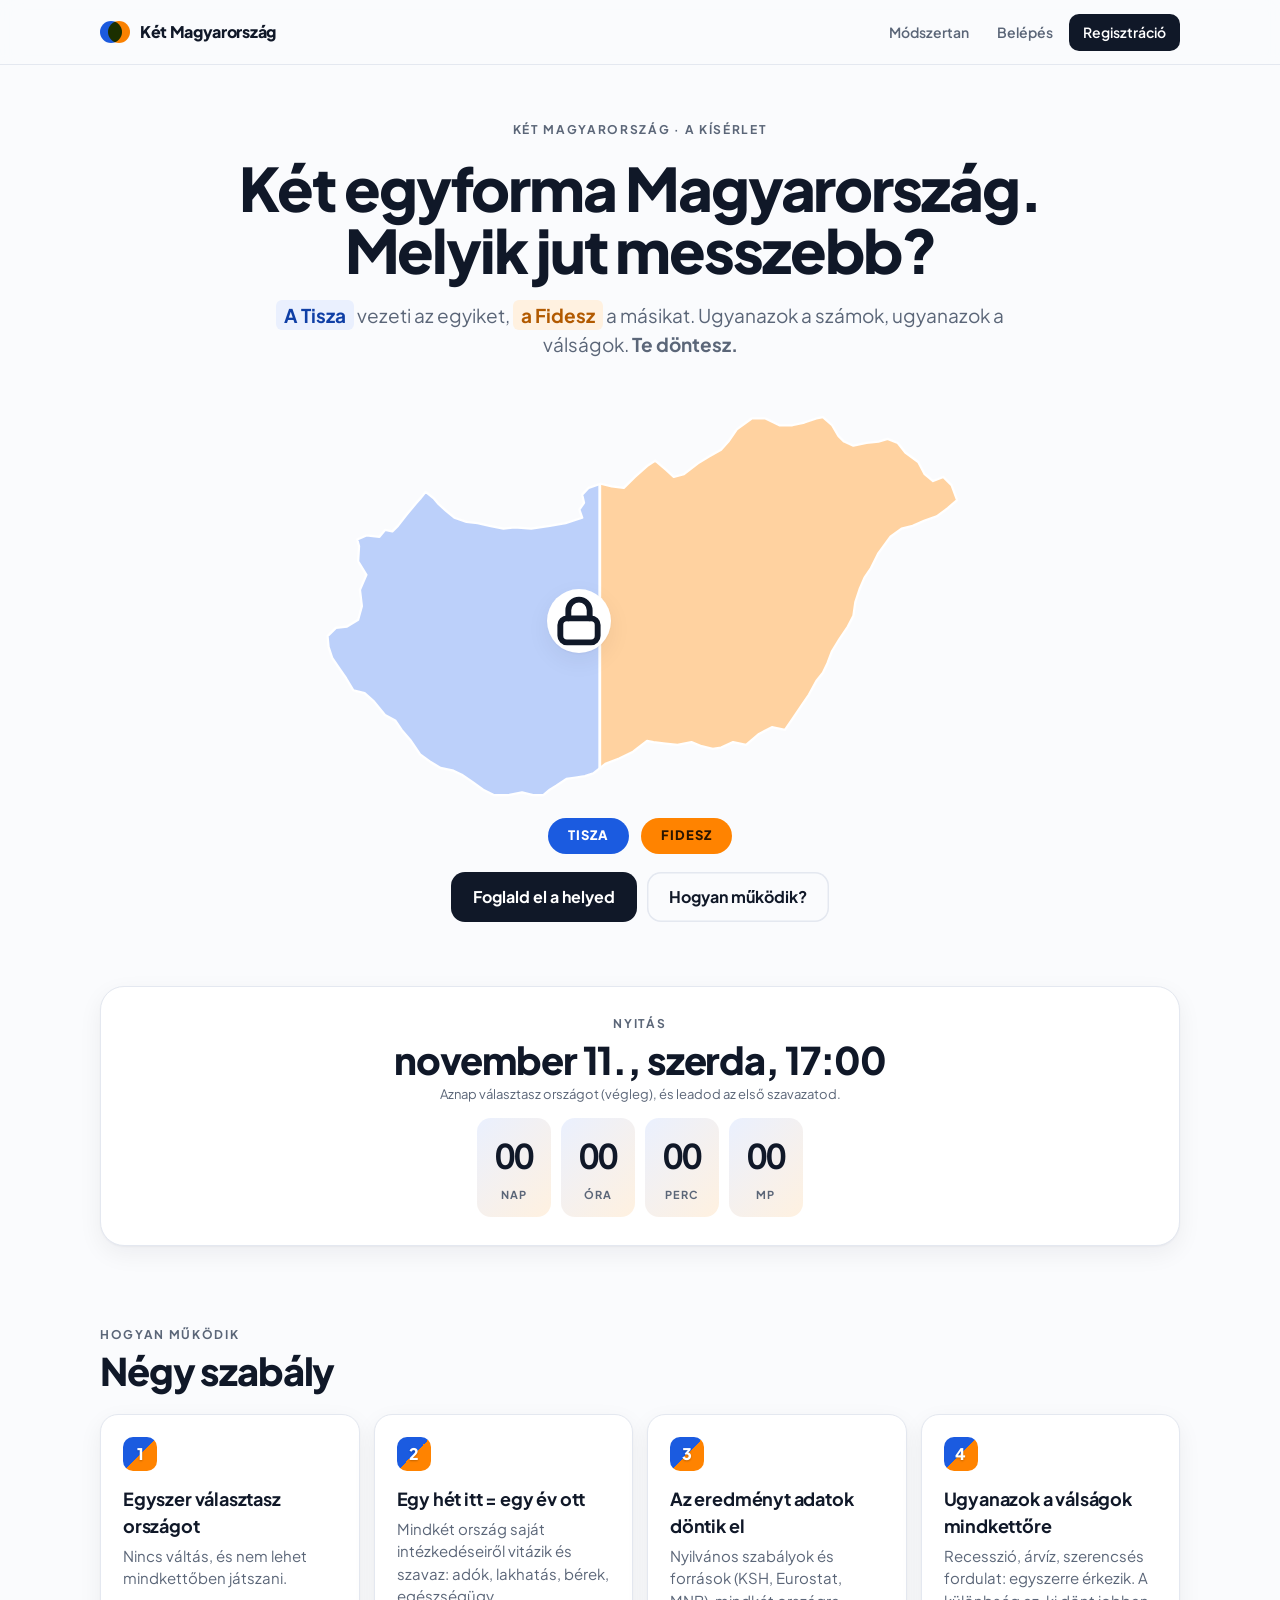
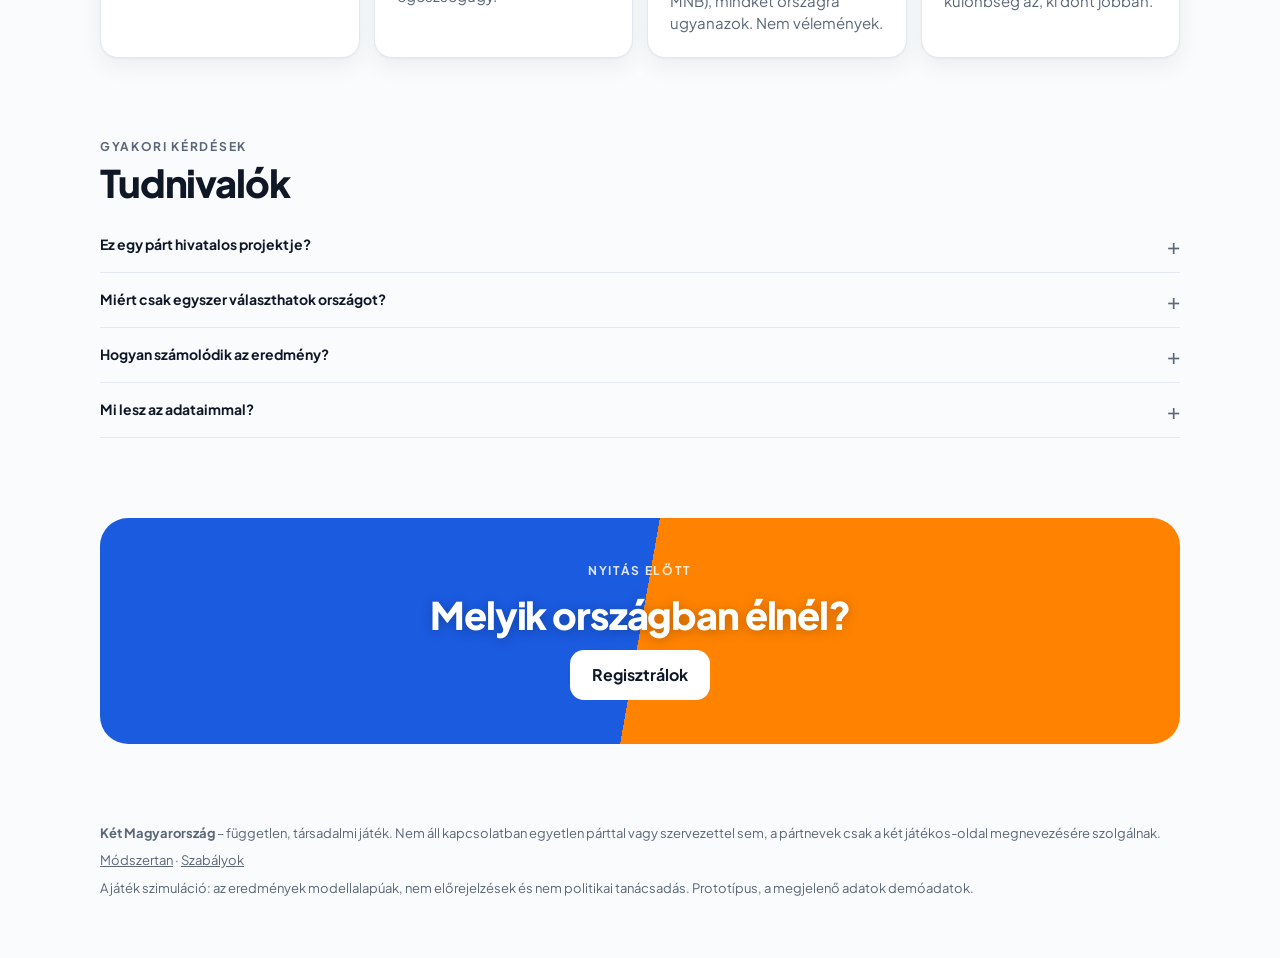
<file: demo/index.html>
<!doctype html>
<html lang="hu">
<head>
  <meta charset="utf-8">
  <meta name="viewport" content="width=device-width, initial-scale=1">
  <title>Két Magyarország – demó</title>
  <meta name="robots" content="noindex, nofollow">
  <meta name="description" content="Két egyforma Magyarország. Az egyiket a Tisza vezeti, a másikat a Fidesz. Melyik jut messzebb? Te döntesz.">
  <link rel="preconnect" href="https://fonts.googleapis.com">
  <link rel="preconnect" href="https://fonts.gstatic.com" crossorigin>
  <link href="https://fonts.googleapis.com/css2?family=Plus+Jakarta+Sans:wght@400;600;700;800&display=swap" rel="stylesheet">
  <link rel="stylesheet" href="styles.css?v=demo4">
  <link rel="manifest" href="manifest.json">
  <meta name="theme-color" content="#1b5be0">
  <meta name="apple-mobile-web-app-capable" content="yes">
</head>
<body>
  <header class="top"><div class="wrap">
    <a class="logo" href="#/"><i></i>Két Magyarország</a>
    <nav class="nav" id="nav" aria-label="Főmenü"></nav>
  </div></header>
  <main id="view"></main>
  <nav id="tabbar" class="tabbar" aria-label="Alkalmazás menü" hidden></nav>
  <footer><div class="wrap">
    <div><strong>Két Magyarország</strong> – független, társadalmi játék. Nem áll kapcsolatban egyetlen párttal vagy szervezettel sem, a pártnevek csak a két játékos-oldal megnevezésére szolgálnak.</div>
    <div><a href="#/modszertan">Módszertan</a> · <a href="#/szabalyok">Szabályok</a></div>
    <div>A játék szimuláció: az eredmények modellalapúak, nem előrejelzések és nem politikai tanácsadás. Prototípus, a megjelenő adatok demóadatok.</div>
  </div></footer>
  <script src="config.js?v=demo4"></script>
  <script src="data/catalog.js?v=demo4"></script>
  <script src="vote.js?v=demo4"></script>
  <script src="ui.js?v=demo4"></script>
  <script src="civic.js?v=demo4"></script>
  <script src="forum.js?v=demo4"></script>
  <script src="country.js?v=demo4"></script>
  <script src="pages.js?v=demo4"></script>
  <script src="sb.js?v=demo4"></script>
  <script src="app.js?v=demo4"></script>
</body>
</html>
</file>
<file: demo/styles.css>
:root {
  --tisza: #1b5be0;
  --tisza-ink: #0f3fa6;
  --tisza-soft: #eaf0fe;
  --tisza-mid: #c5d6fb;
  --fidesz: #ff8300;
  --fidesz-ink: #b25a00;
  --fidesz-soft: #fff1e0;
  --fidesz-mid: #ffd6a3;
  --bg: #fafbfd;
  --card: #ffffff;
  --ink: #101828;
  --muted: #5b6678;
  --line: #e4e8f0;
  --radius: 18px;
  --shadow: 0 1px 2px rgba(16, 24, 40, 0.04), 0 8px 24px rgba(16, 24, 40, 0.06);
  --font: "Plus Jakarta Sans", system-ui, -apple-system, "Segoe UI", sans-serif;
}
* { box-sizing: border-box; margin: 0; }
html { scroll-behavior: smooth; }
body { font-family: var(--font); background: var(--bg); color: var(--ink); line-height: 1.5; -webkit-font-smoothing: antialiased; }
a { color: inherit; }
button, input, select { font: inherit; color: inherit; }
.wrap { width: min(1080px, 100% - 32px); margin-inline: auto; }
.sr { position: absolute; width: 1px; height: 1px; overflow: hidden; clip: rect(0 0 0 0); }

/* header */
.top { position: sticky; top: 0; z-index: 20; background: rgba(250, 251, 253, 0.85); backdrop-filter: blur(10px); border-bottom: 1px solid var(--line); }
.top .wrap { display: flex; align-items: center; justify-content: space-between; height: 64px; gap: 12px; }
.logo { display: flex; align-items: center; gap: 10px; white-space: nowrap; font-weight: 800; letter-spacing: -0.02em; text-decoration: none; }
.logo i { position: relative; width: 30px; height: 22px; display: block; }
.logo i::before, .logo i::after { content: ""; position: absolute; top: 0; width: 22px; height: 22px; border-radius: 50%; mix-blend-mode: multiply; }
.logo i::before { left: 0; background: var(--tisza); }
.logo i::after { right: 0; background: var(--fidesz); }
.nav { display: flex; align-items: center; gap: 4px; }
.nav a { text-decoration: none; padding: 8px 12px; border-radius: 10px; font-weight: 600; font-size: 14px; color: var(--muted); }
.nav a:hover, .nav a.on { color: var(--ink); background: #eef1f6; }
.nav a.btn, .nav a.btn:hover { background: var(--ink); color: #fff; }

/* buttons */
.btn { display: inline-flex; align-items: center; justify-content: center; gap: 8px; border: 0; cursor: pointer; text-decoration: none; font-weight: 700; padding: 13px 22px; border-radius: 14px; background: var(--ink); color: #fff; transition: transform 0.12s, box-shadow 0.12s, opacity 0.12s; }
.btn:hover { transform: translateY(-1px); box-shadow: var(--shadow); }
.btn:active { transform: translateY(0); }
.btn:disabled { opacity: 0.4; pointer-events: none; }
.btn.tisza { background: var(--tisza); color: #fff; }
.btn.fidesz { background: var(--fidesz); color: #2a1500; }
.btn.ghost { background: transparent; color: var(--ink); box-shadow: inset 0 0 0 1.5px var(--line); }
.btn.sm { padding: 8px 14px; border-radius: 10px; font-size: 14px; }
.btn.block { width: 100%; }
:focus-visible { outline: 3px solid var(--tisza); outline-offset: 2px; }

/* type */
h1 { font-size: clamp(34px, 6vw, 60px); line-height: 1.04; letter-spacing: -0.035em; font-weight: 800; }
h2 { font-size: clamp(26px, 4vw, 38px); line-height: 1.1; letter-spacing: -0.03em; font-weight: 800; }
h3 { font-size: 18px; letter-spacing: -0.01em; }
.eyebrow { font-size: 12px; font-weight: 700; letter-spacing: 0.14em; text-transform: uppercase; color: var(--muted); }
.lead { font-size: clamp(16px, 2vw, 19px); color: var(--muted); max-width: 56ch; }
.tag { display: inline-block; padding: 1px 8px; border-radius: 6px; font-weight: 700; }
.tag.t { background: var(--tisza-soft); color: var(--tisza-ink); }
.tag.f { background: var(--fidesz-soft); color: var(--fidesz-ink); }
.t-txt { color: var(--tisza); } .f-txt { color: var(--fidesz-ink); }

/* hero */
.hero { padding: 56px 0 24px; text-align: center; display: grid; gap: 18px; justify-items: center; }
.hero .lead { margin-inline: auto; }
.map-wrap { position: relative; width: min(680px, 100%); margin: 12px auto 0; }
.map-wrap svg { width: 100%; height: auto; display: block; }
.map-wrap .lock { position: absolute; left: 41%; top: 50%; transform: translate(-50%, -50%); width: 64px; height: 64px; border-radius: 50%; background: #fff; box-shadow: var(--shadow); display: grid; place-items: center; }
.map-labels { display: flex; justify-content: center; gap: 12px; margin-top: 8px; }
.pill { padding: 8px 20px; border-radius: 99px; font-weight: 800; font-size: 13px; letter-spacing: 0.08em; text-transform: uppercase; }
.pill.t { background: var(--tisza); color: #fff; } .pill.f { background: var(--fidesz); color: #2a1500; }
.cta-row { display: flex; gap: 10px; flex-wrap: wrap; justify-content: center; }

/* countdown */
.count { background: var(--card); border: 1px solid var(--line); border-radius: 24px; padding: 28px; margin: 40px 0; text-align: center; box-shadow: var(--shadow); }
.count .cells { display: flex; justify-content: center; gap: 10px; margin-top: 14px; }
.count .cell { min-width: 74px; padding: 12px 6px; border-radius: 14px; background: linear-gradient(135deg, var(--tisza-soft), var(--fidesz-soft)); }
.count .cell b { display: block; font-size: 34px; font-variant-numeric: tabular-nums; letter-spacing: -0.03em; }
.count .cell span { font-size: 11px; font-weight: 700; letter-spacing: 0.1em; text-transform: uppercase; color: var(--muted); }

/* sections */
section.s { padding: 40px 0; }
.steps { display: grid; grid-template-columns: repeat(auto-fit, minmax(230px, 1fr)); gap: 14px; margin-top: 22px; }
.card { background: var(--card); border: 1px solid var(--line); border-radius: var(--radius); padding: 22px; box-shadow: var(--shadow); }
.card .n { display: grid; place-items: center; width: 34px; height: 34px; border-radius: 10px; font-weight: 800; color: #fff; background: linear-gradient(135deg, var(--tisza) 50%, var(--fidesz) 50%); margin-bottom: 14px; text-shadow: 0 1px 2px rgba(0,0,0,.25); }
.card p { color: var(--muted); margin-top: 6px; font-size: 15px; }
.faq details { border-bottom: 1px solid var(--line); padding: 16px 0; }
.faq summary { cursor: pointer; font-weight: 700; list-style: none; display: flex; justify-content: space-between; gap: 12px; }
.faq summary::after { content: "+"; font-weight: 400; font-size: 22px; line-height: 1; color: var(--muted); }
.faq details[open] summary::after { content: "–"; }
.faq p { color: var(--muted); margin-top: 8px; max-width: 70ch; }
.band { background: linear-gradient(100deg, var(--tisza) 0 50%, var(--fidesz) 50% 100%); border-radius: 28px; padding: 44px 24px; text-align: center; color: #fff; display: grid; gap: 14px; justify-items: center; }
.band h2 { color: #fff; text-shadow: 0 2px 12px rgba(0,0,0,.25); }
.band .btn { background: #fff; color: var(--ink); }
footer { padding: 40px 0 60px; color: var(--muted); font-size: 13px; }
footer .wrap { display: grid; gap: 8px; }

/* auth / forms */
.auth { width: min(460px, 100% - 32px); margin: 48px auto; display: grid; gap: 18px; }
.auth h1 { font-size: 34px; }
.field { display: grid; gap: 6px; }
.field label { font-size: 14px; font-weight: 700; }
.field input, .field select { padding: 13px 14px; border-radius: 12px; border: 1.5px solid var(--line); background: #fff; }
.field input:focus, .field select:focus { outline: none; border-color: var(--tisza); box-shadow: 0 0 0 4px var(--tisza-soft); }
.field small, .hint { color: var(--muted); font-size: 13px; }
.field .err { color: #c0262d; font-size: 13px; font-weight: 600; }
.check { display: flex; gap: 10px; align-items: flex-start; font-size: 14px; color: var(--muted); }
.check input { margin-top: 3px; width: 18px; height: 18px; accent-color: var(--tisza); flex: none; }
.codes { display: flex; gap: 8px; }
.codes input { width: 100%; text-align: center; font-size: 24px; font-weight: 800; padding: 12px 0; border-radius: 12px; border: 1.5px solid var(--line); }
.demo { background: #f2f4f8; border-radius: 12px; padding: 10px 14px; font-size: 13px; color: var(--muted); }
.steps-bar { display: flex; gap: 6px; }
.steps-bar i { flex: 1; height: 5px; border-radius: 9px; background: var(--line); }
.steps-bar i.on { background: var(--ink); }

/* pick */
.pick { display: grid; grid-template-columns: 1fr 1fr; gap: 16px; margin-top: 24px; }
.opt { position: relative; text-align: left; cursor: pointer; border-radius: 24px; padding: 28px; border: 2px solid transparent; display: grid; gap: 12px; transition: transform .15s, box-shadow .15s; min-height: 260px; align-content: end; }
.opt:hover { transform: translateY(-3px); box-shadow: var(--shadow); }
.opt.t { background: var(--tisza-soft); } .opt.f { background: var(--fidesz-soft); }
.opt.sel.t { border-color: var(--tisza); } .opt.sel.f { border-color: var(--fidesz); }
.opt h2 { font-size: 34px; }
.opt.t h2 { color: var(--tisza-ink); } .opt.f h2 { color: var(--fidesz-ink); }
.opt p { color: var(--muted); }
.opt .dot { position: absolute; top: 22px; right: 22px; width: 30px; height: 30px; border-radius: 50%; background: #fff; display: grid; place-items: center; font-weight: 800; opacity: 0; }
.opt.sel .dot { opacity: 1; }
.opt.t .dot { color: var(--tisza); } .opt.f .dot { color: var(--fidesz-ink); }
.modal { position: fixed; inset: 0; background: rgba(16, 24, 40, 0.5); display: grid; place-items: center; z-index: 50; padding: 16px; }
.modal .box { background: #fff; border-radius: 24px; padding: 28px; width: min(440px, 100%); display: grid; gap: 16px; box-shadow: 0 30px 80px rgba(0,0,0,.3); }

/* app */
.page { padding: 28px 0 60px; display: grid; gap: 22px; }
.pagehead { display: flex; justify-content: space-between; align-items: flex-end; gap: 12px; flex-wrap: wrap; }
.banner { background: #fff8e6; border: 1px solid #ffe3a3; color: #7a5200; border-radius: 12px; padding: 8px 14px; font-size: 13px; text-align: center; }
.me { display: inline-flex; align-items: center; gap: 8px; padding: 6px 14px 6px 8px; border-radius: 99px; font-weight: 700; font-size: 14px; }
.me.t { background: var(--tisza-soft); color: var(--tisza-ink); } .me.f { background: var(--fidesz-soft); color: var(--fidesz-ink); }
.me b { width: 22px; height: 22px; border-radius: 50%; display: block; }
.me.t b { background: var(--tisza); } .me.f b { background: var(--fidesz); }
.grid2 { display: grid; grid-template-columns: 1.3fr 1fr; gap: 16px; }
.score { display: grid; grid-template-columns: 1fr auto 1fr; gap: 0; align-items: center; }
.score .side { padding: 8px 4px; text-align: center; }
.score .side strong { display: block; font-size: 44px; letter-spacing: -0.04em; line-height: 1; }
.score .side.t strong { color: var(--tisza); } .score .side.f strong { color: var(--fidesz-ink); }
.score .vs { font-weight: 800; color: var(--muted); font-size: 13px; padding: 0 10px; }
.score small { color: var(--muted); font-weight: 600; }
.kpis { display: grid; gap: 14px; margin-top: 18px; }
.kpi .row { display: flex; justify-content: space-between; font-size: 14px; margin-bottom: 6px; }
.kpi .row span:first-child { font-weight: 700; }
.kpi .bar { display: flex; height: 10px; border-radius: 9px; overflow: hidden; background: var(--line); gap: 2px; }
.kpi .bar i { display: block; transition: width .6s; }
.kpi .bar .t { background: var(--tisza); } .kpi .bar .f { background: var(--fidesz); }
.kpi .vals { display: flex; justify-content: space-between; font-size: 12px; font-weight: 700; margin-top: 4px; }
.event { background: linear-gradient(135deg, #fff, #f4f6fb); }
.event .badge { display: inline-block; font-size: 12px; font-weight: 800; padding: 3px 10px; border-radius: 99px; background: #ffe9e9; color: #b42318; letter-spacing: .06em; text-transform: uppercase; }
.list { display: grid; gap: 10px; }
.list li { list-style: none; display: flex; gap: 10px; align-items: flex-start; font-size: 14px; padding: 10px 0; border-bottom: 1px solid var(--line); }
.list li:last-child { border: 0; }
.dotc { flex: none; width: 10px; height: 10px; border-radius: 50%; margin-top: 6px; }
.dotc.t { background: var(--tisza); } .dotc.f { background: var(--fidesz); } .dotc.n { background: #b8c0cf; }

.measure { display: grid; gap: 14px; }
.measure .topic { font-size: 12px; font-weight: 800; letter-spacing: .12em; text-transform: uppercase; color: var(--muted); }
.choice { display: grid; gap: 8px; }
.choice button { position: relative; overflow: hidden; text-align: left; padding: 14px 16px; border-radius: 14px; border: 1.5px solid var(--line); background: #fff; cursor: pointer; display: grid; gap: 2px; transition: border-color .15s; }
.choice button:hover { border-color: #b9c2d3; }
.choice button b { position: relative; z-index: 1; }
.choice button span { position: relative; z-index: 1; font-size: 13px; color: var(--muted); }
.choice .fill { position: absolute; inset: 0 auto 0 0; z-index: 0; opacity: .9; transition: width .6s; }
.mine.t .choice .fill { background: var(--tisza-soft); } .mine.f .choice .fill { background: var(--fidesz-soft); }
.choice button.picked.t { border-color: var(--tisza); } .choice button.picked.f { border-color: var(--fidesz); }
.choice .pct { position: absolute; right: 14px; top: 14px; z-index: 1; font-weight: 800; }
.chart { width: 100%; height: auto; }
.legend { display: flex; gap: 16px; font-size: 13px; font-weight: 700; margin-bottom: 8px; }
.legend i { display: inline-block; width: 10px; height: 10px; border-radius: 3px; margin-right: 6px; }
table.src { width: 100%; border-collapse: collapse; font-size: 14px; }
table.src td, table.src th { text-align: left; padding: 10px 8px; border-bottom: 1px solid var(--line); }
table.src th { color: var(--muted); font-size: 12px; text-transform: uppercase; letter-spacing: .08em; }
.toast { position: fixed; left: 50%; bottom: 24px; transform: translateX(-50%); background: var(--ink); color: #fff; padding: 12px 18px; border-radius: 12px; font-weight: 600; font-size: 14px; z-index: 60; box-shadow: var(--shadow); }

@media (max-width: 760px) {
  .pick, .grid2 { grid-template-columns: 1fr; }
  .opt { min-height: 190px; }
  .nav a.hide-m { display: none; }
  .logo { font-size: 15px; gap: 8px; }
  .nav a { padding: 8px 8px; }
  .count .cell { min-width: 58px; } .count .cell b { font-size: 26px; }
  .score .side strong { font-size: 34px; }
}
@media (prefers-reduced-motion: reduce) { * { transition: none !important; scroll-behavior: auto !important; } }

/* katalógus, precedensek */
.ctx { border: 1px solid var(--line); border-radius: 14px; padding: 12px 14px; background: #fcfcfe; }
.ctx summary, details summary { cursor: pointer; font-weight: 700; font-size: 14px; }
.ctxgrid { display: grid; grid-template-columns: 1fr 1fr; gap: 10px; margin: 10px 0; }
.ctxc { border-radius: 12px; padding: 12px; font-size: 14px; }
.ctxc.t { background: var(--tisza-soft); } .ctxc.f { background: var(--fidesz-soft); }
.ctxc b { display: block; font-size: 12px; text-transform: uppercase; letter-spacing: .08em; margin-bottom: 4px; }
.ctxc.t b { color: var(--tisza-ink); } .ctxc.f b { color: var(--fidesz-ink); }
.choice button .pp, .choice button .pm { position: relative; z-index: 1; font-style: normal; font-weight: 800; display: inline-block; width: 14px; }
.pp { color: #12805c; } .pm { color: #b42318; }
.ev { border-top: 1px dashed var(--line); padding-top: 12px; display: grid; gap: 10px; }
.ev h4 { font-size: 14px; }
.evrow { display: flex; gap: 12px; align-items: flex-start; font-size: 14px; }
.evrow p { margin: 2px 0; } .evrow .num { font-weight: 700; }
.vb { display: inline-block; flex: none; font-size: 11px; font-weight: 800; padding: 3px 9px; border-radius: 99px; white-space: nowrap; }
.vb.ok { background: #dcf5e9; color: #0b6b4a; } .vb.mid { background: #fff1c9; color: #7a5200; } .vb.bad { background: #ffe1e1; color: #a1241c; }
.closed { border-top: 1px solid var(--line); padding: 14px 0; display: grid; gap: 8px; }
.closed h4 { font-size: 17px; }
.decs { display: grid; grid-template-columns: 1fr 1fr; gap: 8px; }
.dec { border-radius: 12px; padding: 10px 12px; font-size: 14px; } .dec b { display: block; font-size: 11px; text-transform: uppercase; letter-spacing: .08em; }
.dec.t { background: var(--tisza-soft); color: var(--tisza-ink); } .dec.f { background: var(--fidesz-soft); color: var(--fidesz-ink); }

/* vita */
.tabs { display: flex; gap: 8px; flex-wrap: wrap; }
.tab { border: 1.5px solid var(--line); background: #fff; border-radius: 99px; padding: 8px 16px; font-weight: 700; cursor: pointer; font-size: 14px; }
.tab.on { background: var(--ink); color: #fff; border-color: var(--ink); }
.tab.on.t { background: var(--tisza); border-color: var(--tisza); } .tab.on.f { background: var(--fidesz); border-color: var(--fidesz); color: #2a1500; }
.tab.locked { opacity: .5; cursor: not-allowed; }
.chat { padding: 0; overflow: hidden; display: grid; }
.rules { background: #f4f6fb; padding: 10px 16px; font-size: 13px; color: var(--muted); border-bottom: 1px solid var(--line); }
.msgs { max-height: 440px; overflow-y: auto; padding: 14px 16px; display: grid; gap: 10px; align-content: start; }
.msg { border-left: 4px solid var(--line); background: #fafbfd; border-radius: 0 12px 12px 0; padding: 10px 12px; }
.msg.t { border-color: var(--tisza); } .msg.f { border-color: var(--fidesz); }
.msg.own { background: #f1f5ff; }
.msg .mh { display: flex; flex-wrap: wrap; gap: 6px 8px; align-items: center; font-size: 13px; }
.msg .side { font-size: 11px; font-weight: 800; text-transform: uppercase; letter-spacing: .06em; }
.msg.t .side { color: var(--tisza); } .msg.f .side { color: var(--fidesz-ink); }
.msg p { margin: 4px 0 6px; font-size: 15px; }
.chip { font-size: 11px; font-weight: 700; padding: 2px 8px; border-radius: 99px; background: #eef1f6; }
.chip.s-pro { background: #dcf5e9; color: #0b6b4a; } .chip.s-con { background: #ffe1e1; color: #a1241c; } .chip.s-q { background: #e8ecfb; color: #2a3a8c; }
.ma { display: flex; gap: 10px; }
.lk { border: 0; background: none; cursor: pointer; font-size: 12px; font-weight: 700; color: var(--muted); padding: 2px 0; }
.lk.on { color: var(--tisza); }
.compose { border-top: 1px solid var(--line); padding: 12px 16px; display: grid; gap: 8px; }
.compose textarea { width: 100%; padding: 12px; border-radius: 12px; border: 1.5px solid var(--line); resize: vertical; font: inherit; }
.compose textarea:focus, .compose select:focus { outline: none; border-color: var(--tisza); box-shadow: 0 0 0 4px var(--tisza-soft); }
.compose select { padding: 8px 10px; border-radius: 10px; border: 1.5px solid var(--line); background: #fff; }
.crow { display: flex; gap: 10px; align-items: center; justify-content: space-between; flex-wrap: wrap; }
.stance { display: flex; gap: 6px; } .st { border: 1.5px solid var(--line); background: #fff; border-radius: 99px; padding: 6px 12px; font-size: 13px; font-weight: 700; cursor: pointer; }
.st.on { background: var(--ink); color: #fff; border-color: var(--ink); }
@media (max-width: 760px) { .ctxgrid, .decs { grid-template-columns: 1fr; } }

.ok-chk { color: #0b6b4a; font-weight: 700; }

/* alkalmazás-váz: alsó tabsáv */
.tabbar { position: fixed; left: 50%; bottom: 0; transform: translateX(-50%); width: min(560px, 100%); display: flex; background: rgba(255,255,255,.96); backdrop-filter: blur(12px); border: 1px solid var(--line); border-bottom: 0; border-radius: 18px 18px 0 0; z-index: 30; padding-bottom: env(safe-area-inset-bottom); box-shadow: 0 -6px 24px rgba(16,24,40,.06); }
.tabbar[hidden] { display: none; }
.tabbar a { flex: 1; display: grid; justify-items: center; gap: 2px; padding: 9px 0 8px; text-decoration: none; color: var(--muted); font-size: 11px; font-weight: 700; }
.tabbar a.on { color: var(--ink); } .tabbar a.on svg { stroke: var(--tisza); }
body.has-tabbar { padding-bottom: 76px; } body.has-tabbar footer { display: none; }
/* kezdőlap */
.tasks { display: grid; gap: 10px; }
.task { display: flex; align-items: center; gap: 12px; padding: 14px 16px; border: 1px solid var(--line); border-radius: 16px; background: #fff; text-decoration: none; }
.task div { flex: 1; display: grid; } .task span { color: var(--muted); font-size: 13px; } .task em { font-style: normal; color: var(--muted); font-size: 22px; }
.chk { width: 24px; height: 24px; border-radius: 50%; border: 2px solid #c8cfdb; display: grid; place-items: center; font-style: normal; font-weight: 800; font-size: 13px; color: #fff; flex: none; }
.task.done .chk { background: #12805c; border-color: #12805c; } .task.done b { text-decoration: line-through; color: var(--muted); }
.ann { background: #f7f9fe; }
/* politika, javaslatok */
.gov { display: grid; gap: 4px; } .govrow { display: flex; justify-content: space-between; padding: 9px 0; border-bottom: 1px solid var(--line); font-size: 15px; } .govrow:last-child { border: 0; }
.cand { background: #fff; border: 1px solid var(--line); border-radius: 16px; padding: 14px 16px; display: grid; gap: 8px; margin-top: 10px; }
.cand.me2 { border-color: var(--ink); } .cand .ch { display: flex; gap: 8px; align-items: center; flex-wrap: wrap; } .cand p { margin: 0; }
.tp { display: flex; gap: 6px; flex-wrap: wrap; } .cb { display: flex; justify-content: space-between; align-items: center; }
.chips { display: flex; gap: 6px; overflow-x: auto; padding-bottom: 6px; scrollbar-width: thin; }
.chipb { flex: none; border: 1.5px solid var(--line); background: #fff; border-radius: 99px; padding: 6px 13px; font-size: 13px; font-weight: 700; cursor: pointer; }
.chipb.on { background: var(--ink); color: #fff; border-color: var(--ink); } .chipb.parl { border-color: #101828; }
.cand-b { background: var(--ink); color: #fff; }
.msg.hid { background: #f2f4f8; border-color: #cfd5e1; } 
.chatrow { display: grid; gap: 2px; text-align: left; width: 100%; padding: 12px 14px; border: 1px solid var(--line); border-radius: 14px; background: #fff; cursor: pointer; margin-top: 8px; }
code { background: #eef1f6; padding: 1px 6px; border-radius: 6px; font-size: 12px; }
/* technikai részletek, mutatók, módszertan */
.chip.eff.pos { background: #dcf5e9; color: #0b6b4a; } .chip.eff.neg { background: #ffe1e1; color: #a1241c; }
.opt2 { display: grid; gap: 4px; } .tech { padding: 2px 6px; } .tech summary { font-size: 12px; color: var(--muted); }
.ind { border-top: 1px solid var(--line); padding: 10px 0; } .ind summary { display: flex; justify-content: space-between; gap: 12px; font-size: 15px; }
.mv { list-style: none; padding: 0; display: grid; gap: 6px; } .mv li { display: flex; justify-content: space-between; gap: 12px; font-size: 14px; } .mv em { font-style: normal; font-weight: 700; white-space: nowrap; }
.mv.plain li { display: list-item; list-style: disc; margin-left: 18px; }
.mrow { display: flex; justify-content: space-between; gap: 12px; padding: 8px 0; border-bottom: 1px solid var(--line); font-size: 14px; }
.mt { border-top: 1px solid var(--line); padding: 10px 0; } .mq { padding: 10px 0 10px 12px; border-left: 3px solid var(--line); margin-top: 8px; display: grid; gap: 6px; } .mq h4 { font-size: 15px; } .mo { display: grid; gap: 4px; }

/* ===== 2. kör: minta szerinti felület ===== */
.ti { flex: none; vertical-align: -3px; }
.av { display: inline-grid; place-items: center; border-radius: 50%; color: #fff; font-style: normal; font-weight: 800; flex: none; }
.tchip { display: inline-flex; align-items: center; gap: 5px; padding: 3px 9px; border-radius: 99px; background: #f3f5f9; font-size: 12px; font-weight: 600; border: 0; color: var(--ink); }
.tchip.sel { padding: 7px 13px; font-size: 13px; background: #fff; border: 1.5px solid var(--line); cursor: pointer; }
.tchip.sel.on { background: var(--ink); color: #fff; border-color: var(--ink); } .tchip.sel.on.all { background: var(--tisza); border-color: var(--tisza); }
body.fz .tchip.sel.on.all { background: var(--fidesz); }
.wrapc { flex-wrap: wrap; overflow: visible; }
.seg { display: flex; background: #eef1f6; border-radius: 14px; padding: 4px; gap: 2px; } .seg button { flex: 1; border: 0; background: transparent; padding: 9px 6px; border-radius: 11px; font-weight: 700; font-size: 14px; cursor: pointer; color: var(--muted); }
.seg button.on { background: #fff; color: var(--ink); box-shadow: 0 1px 3px rgba(16,24,40,.12); } .seg.sm button { padding: 7px 4px; font-size: 13px; }
.status { display: flex; align-items: center; gap: 7px; font-size: 11px; font-weight: 800; letter-spacing: .08em; color: #12805c; } .live { width: 8px; height: 8px; border-radius: 50%; background: #12a36e; display: inline-block; }
.rowlink { display: flex; justify-content: space-between; align-items: center; width: 100%; text-align: left; background: #f4f6fb; border: 0; border-radius: 14px; padding: 12px 16px; cursor: pointer; } .rowlink span { display: grid; font-size: 12px; color: var(--muted); } .rowlink b { color: var(--ink); font-size: 15px; } .rowlink em { font-style: normal; font-size: 20px; color: var(--muted); }
/* bottom sheet */
.sheetwrap { position: fixed; inset: 0; background: rgba(16,24,40,.45); z-index: 60; display: flex; align-items: flex-end; justify-content: center; }
.sheet { position: relative; width: min(560px, 100%); max-height: 92vh; overflow-y: auto; background: #fff; border-radius: 22px 22px 0 0; padding: 14px 18px 22px; animation: up .22s ease-out; }
@keyframes up { from { transform: translateY(40px); opacity: .5; } }
.grab { display: block; width: 40px; height: 4px; border-radius: 9px; background: #d3d8e2; margin: 0 auto 10px; } .sheet .x { position: absolute; right: 14px; top: 20px; width: 32px; height: 32px; border-radius: 50%; border: 0; background: #eef1f6; cursor: pointer; }
.sk { font-size: 12px; color: var(--muted); } .st2 { font-size: 22px; margin-bottom: 8px; } .sb { display: grid; gap: 4px; }
.fl { font-weight: 700; font-size: 14px; margin-top: 12px; display: block; } .inp { width: 100%; padding: 12px 14px; border-radius: 12px; border: 1.5px solid var(--line); font: inherit; margin-top: 6px; } .inp:focus { outline: none; border-color: var(--tisza); box-shadow: 0 0 0 4px var(--tisza-soft); }
.tilegrid { display: grid; grid-template-columns: repeat(3, 1fr); gap: 8px; margin-top: 8px; } .ttile { display: grid; justify-items: center; gap: 6px; padding: 12px 4px; border: 1.5px solid var(--line); background: #fff; border-radius: 14px; font-size: 12px; font-weight: 700; cursor: pointer; } .ttile.on { border-color: var(--ink); background: #f3f5f9; }
.menu { display: grid; gap: 4px; } .menu button { display: grid; gap: 2px; text-align: left; padding: 13px 4px; border: 0; border-bottom: 1px solid var(--line); background: none; font: inherit; font-weight: 700; cursor: pointer; }
/* jelöltek */
.cand { display: flex; gap: 12px; align-items: flex-start; padding: 14px; background: #fff; border: 1px solid var(--line); border-radius: 18px; margin-top: 10px; }
.cand.me2 { border-color: var(--ink); } .upb { flex: none; width: 46px; display: grid; justify-items: center; gap: 2px; padding: 8px 0; border-radius: 12px; border: 1.5px solid var(--line); background: #fff; cursor: pointer; font: inherit; color: var(--ink); }
.upb.on { background: var(--ink); color: #fff; border-color: var(--ink); } .upb b { font-size: 14px; }
.cbody { flex: 1; min-width: 0; display: grid; gap: 6px; } .clab { font-size: 11px; color: var(--muted); font-weight: 600; } .cn { display: flex; gap: 8px; align-items: center; } .slog { font-weight: 800; font-size: 17px; line-height: 1.25; }
.plat { margin: 0; font-size: 14px; white-space: pre-wrap; } .plat.clamp { display: -webkit-box; -webkit-line-clamp: 4; -webkit-box-orient: vertical; overflow: hidden; }
.more, .cfoot button { background: none; border: 0; padding: 0; font: inherit; font-size: 12px; font-weight: 700; text-align: left; cursor: pointer; color: var(--muted); text-decoration: underline; }
.cfoot { display: flex; gap: 14px; align-items: center; font-size: 12px; color: var(--muted); }
.search { width: 100%; padding: 12px 14px; border-radius: 14px; border: 1.5px solid var(--line); font: inherit; } .search:focus { outline: none; border-color: var(--tisza); }
/* kormányfa */
.orgchart { display: grid; justify-items: center; gap: 0; } .role { display: grid; justify-items: center; gap: 2px; border: 1.5px dashed #cfd5e1; border-radius: 16px; padding: 12px 10px; background: #fff; text-align: center; min-width: 0; width: 100%; }
.role.big { width: 200px; } .role.mid { width: 180px; } .role span { font-size: 12px; font-weight: 700; color: var(--muted); } .role b { color: #a0a8b8; font-size: 15px; }
.rav { width: 32px; height: 32px; border-radius: 50%; background: #f1f3f8; display: grid; place-items: center; font-style: normal; color: #a0a8b8; } .vline { width: 2px; height: 14px; background: #d3d8e2; }
.cab { font-size: 11px; letter-spacing: .12em; font-weight: 800; background: #eef1f6; border-radius: 99px; padding: 3px 12px; color: var(--muted); } .cgrid { display: grid; grid-template-columns: 1fr 1fr; gap: 10px; width: 100%; margin-top: 12px; }
/* kezdőlap */
.tiles { display: grid; grid-template-columns: 1fr 1fr; gap: 10px; } .tile { display: grid; gap: 2px; text-align: left; padding: 14px; background: #fff; border: 1px solid var(--line); border-radius: 16px; text-decoration: none; cursor: pointer; font: inherit; color: var(--ink); } .tile span { font-size: 12px; color: var(--muted); }
.mini { display: flex; gap: 10px; padding: 10px 0; border-top: 1px solid var(--line); } .up { display: grid; justify-items: center; width: 40px; flex: none; font-size: 13px; } .x2 { position: absolute; right: 12px; top: 10px; border: 0; background: none; cursor: pointer; font-size: 16px; color: var(--muted); } .ann { position: relative; }
/* szavazás */
.prog { height: 6px; background: #e8ebf2; border-radius: 9px; overflow: hidden; } .prog i { display: block; height: 100%; background: var(--ink); transition: width .4s; }
.badge2 { font-size: 11px; font-weight: 800; letter-spacing: .06em; color: #12805c; background: #e3f6ed; padding: 3px 10px; border-radius: 99px; } .badge2.done { background: #eef1f6; color: var(--muted); }
.mq2 { display: flex; justify-content: space-between; gap: 10px; align-items: flex-start; } .mq2 h2 { font-size: 20px; line-height: 1.2; } .measure { gap: 12px; }
.choice { display: grid; gap: 10px; } .opt2 { border: 1.5px solid var(--line); border-radius: 16px; padding: 4px; background: #fff; display: grid; gap: 2px; } .opt2.picked.t { border-color: var(--tisza); background: #f6f9ff; } .opt2.picked.f { border-color: var(--fidesz); background: #fffaf3; }
.choice .opt2 > button:first-child { position: relative; overflow: hidden; display: flex; gap: 12px; align-items: flex-start; text-align: left; padding: 12px; border: 0; background: transparent; cursor: pointer; border-radius: 12px; } .choice .opt2 > button:disabled { cursor: default; }
.radio { flex: none; width: 20px; height: 20px; border-radius: 50%; border: 2px solid #b7bfce; margin-top: 2px; position: relative; z-index: 1; } .radio.on { border-color: var(--ink); background: radial-gradient(var(--ink) 0 45%, #fff 50%); }
.otxt { display: grid; gap: 2px; position: relative; z-index: 1; } .otxt span { font-size: 13px; color: var(--muted); font-weight: 400; } .choice .pct { top: 12px; }
.techb { align-self: start; margin: 0 0 6px 12px; padding: 5px 12px; border-radius: 99px; border: 0; background: #eef1fb; font: inherit; font-size: 12px; font-weight: 700; cursor: pointer; }
.tech-in { padding: 6px 14px 12px; display: grid; gap: 6px; font-size: 14px; } .trow { display: flex; gap: 8px; align-items: center; } .why summary { font-size: 13px; font-weight: 700; cursor: pointer; }
.empty { display: grid; justify-items: center; text-align: center; gap: 6px; padding: 30px; } .bulb { font-size: 28px; }
.idea { display: flex; gap: 12px; padding: 14px; background: #fff; border: 1px solid var(--line); border-radius: 18px; margin-top: 10px; } .ibody { flex: 1; display: grid; gap: 6px; cursor: pointer; } .ibody h4 { font-size: 16px; }
/* ország */
.gh { margin: 12px 0 2px; font-size: 16px; } .igrid { display: grid; grid-template-columns: 1fr 1fr; gap: 10px; } .icard { display: grid; gap: 4px; align-content: start; padding: 12px; background: #fff; border: 1px solid var(--line); border-radius: 16px; } .icard b { font-size: 24px; letter-spacing: -.02em; } .icard b.na { color: #b8c0cf; } .isrc { font-size: 11px; color: var(--muted); line-height: 1.3; }
.ib { display: flex; gap: 6px; flex-wrap: wrap; margin-top: 4px; } .ib button { border: 0; background: #eef1f6; border-radius: 99px; padding: 5px 10px; font: inherit; font-size: 12px; font-weight: 700; cursor: pointer; }
.sb2 { display: grid; grid-template-columns: 1fr auto 1fr; gap: 8px 10px; align-items: center; text-align: center; } .sb2 .big { font-size: 24px; } .sb2 > span { font-size: 12px; }
/* fórum */
.quote { border-left: 3px solid #cfd5e1; background: #f4f6fb; padding: 4px 10px; font-size: 13px; border-radius: 0 8px 8px 0; margin: 4px 0; } .rq { display: flex; justify-content: space-between; gap: 8px; align-items: center; }
.mact { margin-left: auto; display: flex; gap: 2px; } .ic { border: 0; background: none; cursor: pointer; font-size: 16px; color: var(--muted); padding: 2px 6px; border-radius: 8px; } .at { color: var(--tisza); font-weight: 700; }
.dot { display: inline-block; width: 8px; height: 8px; border-radius: 50%; background: #d92d20; } a.cand-b { text-decoration: none; background: #ffe9e4; color: #b42318; }
.profcard { display: grid; justify-items: center; text-align: center; } .pill.t { background: var(--tisza); color: #fff; } .pill.f { background: var(--fidesz); color: #2a1500; }
.chatrow { display: flex; gap: 12px; align-items: center; text-align: left; } .chatrow > span { display: grid; }
.chips { display: flex; gap: 6px; overflow-x: auto; padding-bottom: 6px; }
@media (max-width: 760px) { .tilegrid { grid-template-columns: repeat(3, 1fr); } .cand { padding: 12px; } }
.page { grid-template-columns: minmax(0, 1fr); } .page > * { min-width: 0; } body { overflow-x: hidden; }
.seg button { white-space: nowrap; padding-inline: 4px; } .crow { min-width: 0; }
body[data-side=fidesz] .tchip.sel.on.all { background: var(--fidesz); border-color: var(--fidesz); color: #2a1500; } body[data-side=fidesz] .tabbar a.on svg { stroke: var(--fidesz-ink); } body[data-side=fidesz] .at { color: var(--fidesz-ink); }
.cfoot { flex-wrap: wrap; gap: 6px 14px; }

.live.off { background: #9aa3b5; } .finalbox { display: grid; gap: 8px; } .fopt { display: flex; gap: 12px; align-items: center; text-align: left; padding: 12px; border: 1.5px solid var(--line); background: #fff; border-radius: 14px; cursor: pointer; font: inherit; } .fopt.on { border-color: var(--ink); background: #f6f8fc; } .fopt:disabled { cursor: default; }
.cand.winner { border-color: #e0a100; background: #fffbea; } .role.held { border-style: solid; border-color: var(--line); } .rs { font-size: 11px; color: var(--muted); font-weight: 400; } .role b { overflow-wrap: anywhere; }
.chip.office { background: #fff1c9; color: #7a5200; } .demo2 { border-style: dashed; background: #fafbfd; } .upb:disabled { opacity: .55; cursor: not-allowed; }
.role.held b { color: var(--ink); }

.back { display: inline-block; font-weight: 700; font-size: 14px; color: var(--muted); text-decoration: none; margin-bottom: 4px; }
.rules { display: grid; gap: 14px; } .rule { display: flex; gap: 12px; align-items: flex-start; }
.rule i { flex: none; width: 26px; height: 26px; border-radius: 50%; background: var(--ink); color: #fff; font-style: normal; font-weight: 800; font-size: 13px; display: grid; place-items: center; }
.morelinks { text-align: center; } .morelinks a { color: inherit; font-weight: 700; } .morelinks .lk { font-size: inherit; display: inline; color: inherit; }
.donecard { display: grid; gap: 8px; justify-items: start; border: 1.5px solid var(--line); }
</file>
